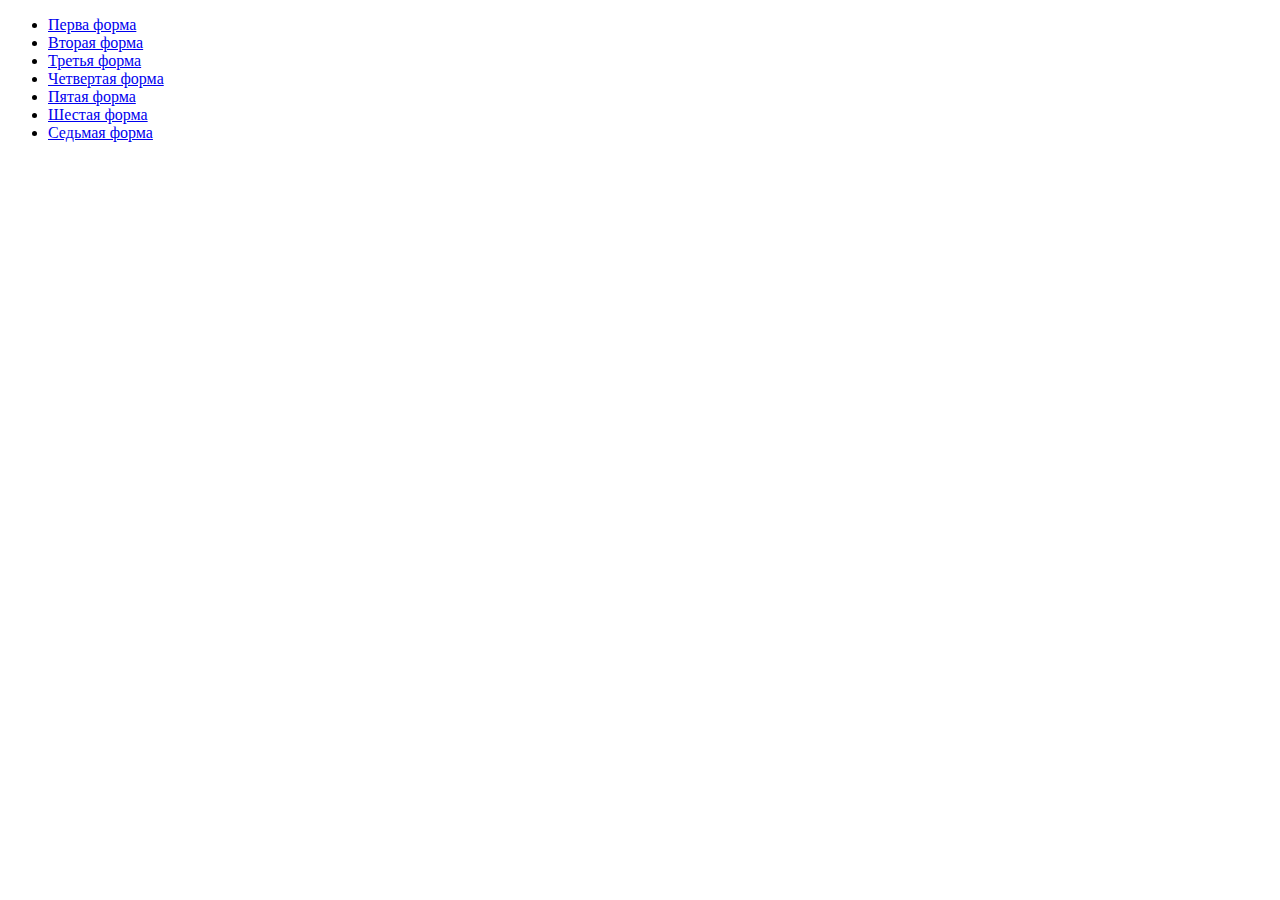
<file: index.html>
<!DOCTYPE html>
<html lang="en">
<head>
    <meta charset="UTF-8">
    <meta http-equiv="X-UA-Compatible" content="IE=edge">
    <meta name="viewport" content="width=device-width, initial-scale=1.0">
    <title>Формы</title>
</head>
<body>
    <ul>
        <li>
            <a href="first.html">Перва форма</a>
        </li>
        <li>
            <a href="second.html">Вторая форма</a>
        </li>
        <li>
            <a href="third.html">Третья форма</a>
        </li>
        <li>
            <a href="fourth.html">Четвертая форма</a>
        </li>
        <li>
            <a href="fifth.html">Пятая форма</a>
        </li>
        <li>
            <a href="sixth.html">Шестая форма</a>
        </li>
        <li>
            <a href="seventh.html">Седьмая форма</a>
        </li>
    </ul>
</body>
</html>
</file>
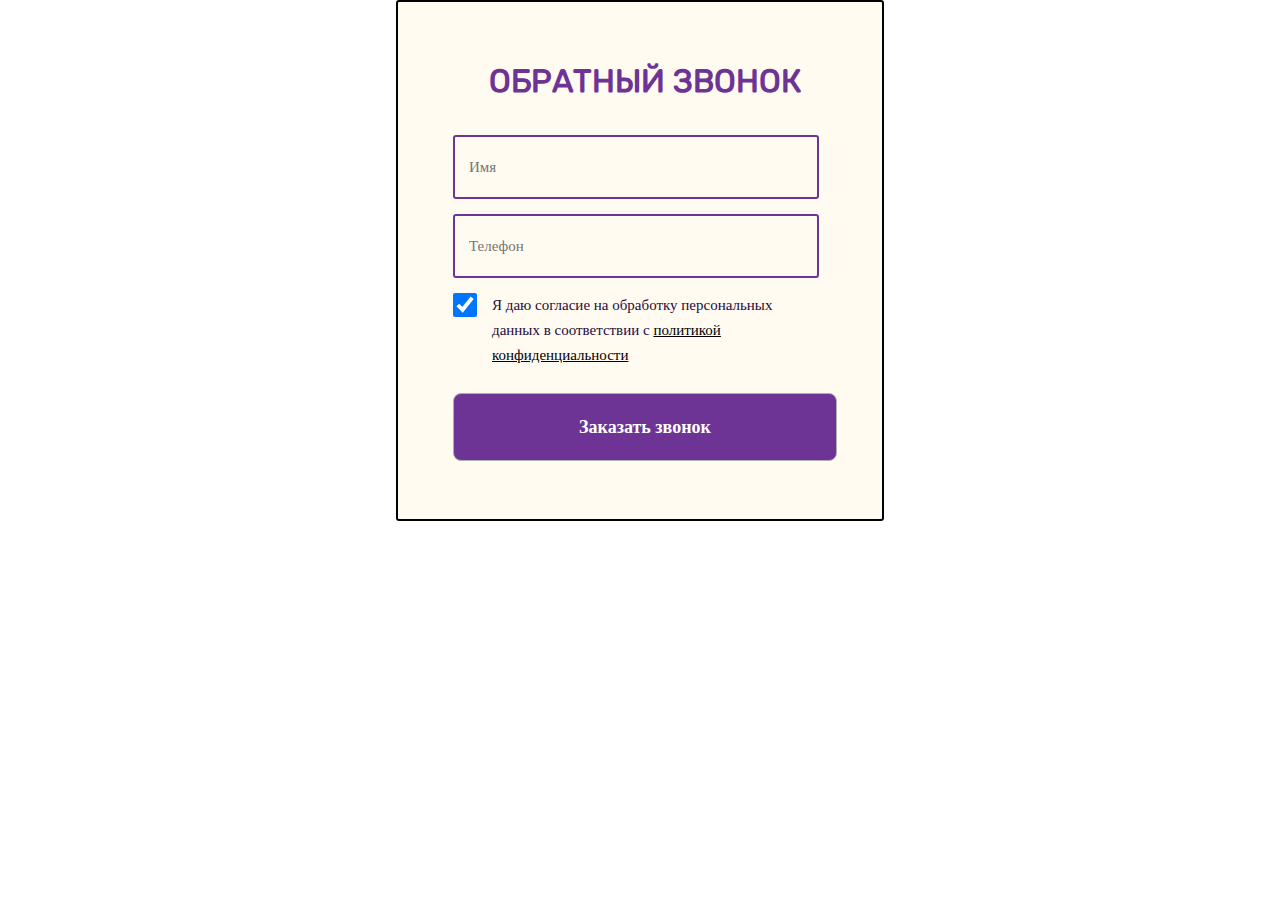
<file: fifth.html>
<!DOCTYPE html>
<html lang="en">
<head>
    <meta charset="UTF-8">
    <meta http-equiv="X-UA-Compatible" content="IE=edge">
    <meta name="viewport" content="width=device-width, initial-scale=1.0">
    <link rel="stylesheet" href="./assets/css/style.css">
    <title>Заказ</title>
</head>
<body>
    <div class="registration fifth__enter">
        <a href="index.html" class="exit"></a>
        <form action="sixth.html" class="registration__form">
            <h1 class="registration__title fifth__title">Обратный звонок</h1>
            <input type="text" class="registration__form__input fifth__input" placeholder="Имя" required>
            <input type="tel" class="registration__form__input fifth__input" placeholder="Телефон" required>
            <div class="registration__form__agree">
                <input type="checkbox" class="registration__form__check"  required checked id="check1">
                <label for="check2" class="fifth__check" >Я даю согласие на обработку персональных данных в соответствии c
                    <span class="span__fifth">политикой конфиденциальности</span>
                </label>
            </div>
            <button class="registration__form__button fifth__btn">Заказать звонок
            </button>
        </form>
    </div>
</body>
</html>
</file>
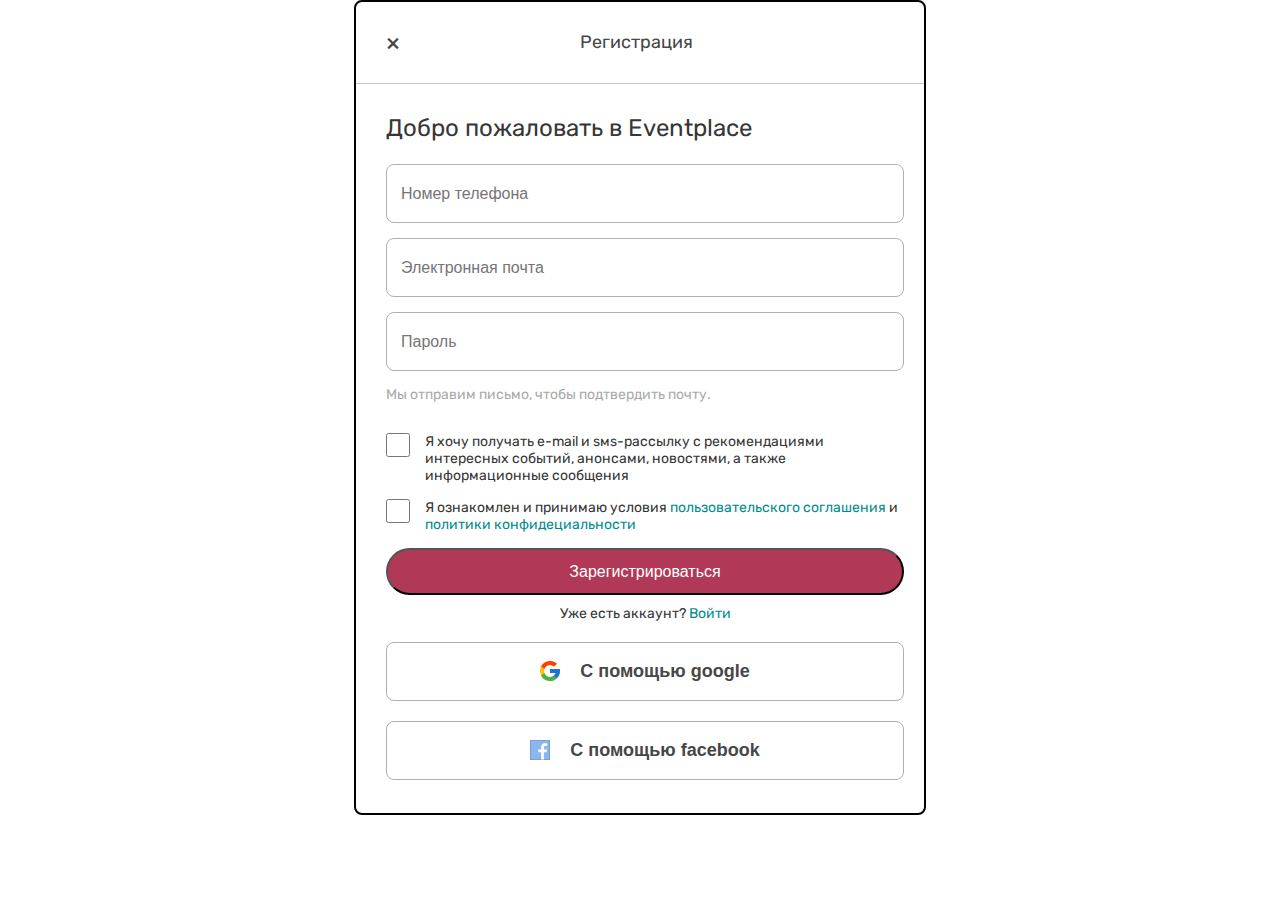
<file: first.html>
<!DOCTYPE html>
<html lang="ru">
<head>
    <meta charset="UTF-8">
    <meta http-equiv="X-UA-Compatible" content="IE=edge">
    <meta name="viewport" content="width=device-width, initial-scale=1.0">
    <link rel="stylesheet" href="assets/css/style.css">
    <title>Регистрация</title>
</head>
<body>
    <div class="registration">
        <div class="registration__header">
            <p class="registration__subtitle">Регистрация</p>
        </div>
        <form action="" class="registration__form">
            <h2 class="registration__form__title">Добро пожаловать в Eventplace</h2>
            <input type="tel" class="registration__form__input" placeholder="Номер телефона">
            <input type="email" class="registration__form__input" placeholder="Электронная почта">
            <input type="password" class="registration__form__input" placeholder="Пароль">
            <p class="registration__form__subtext">Мы отправим письмо, чтобы подтвердить почту. </p>
            <div class="registration__form__agree">
                <input type="checkbox" class="registration__form__check" id="check1">
                <label for="check1">Я хочу получать e-mail и sмs-рассылку с рекомендациями интересных событий, анонсами, новостями, а также информационные сообщения</label>
            </div>
            <div class="registration__form__agree">
                <input type="checkbox" class="registration__form__check" id="check2">
                <label for="check2">Я ознакомлен и принимаю условия <span>пользовательского соглашения</span> и <span>политики конфидециальности</span></label>
            </div>
            <button class="registration__form__btn">Зарегистрироваться</button>
            <a href="second.html" class="registration__form__enter">Уже есть аккаунт? <span>Войти</span></a>
            <button class="registration__form__button google">С помощью google</button>
            <button class="registration__form__button facebook">С помощью facebook</button>
        </form>
    </div>
    
</body>
</html>
</file>
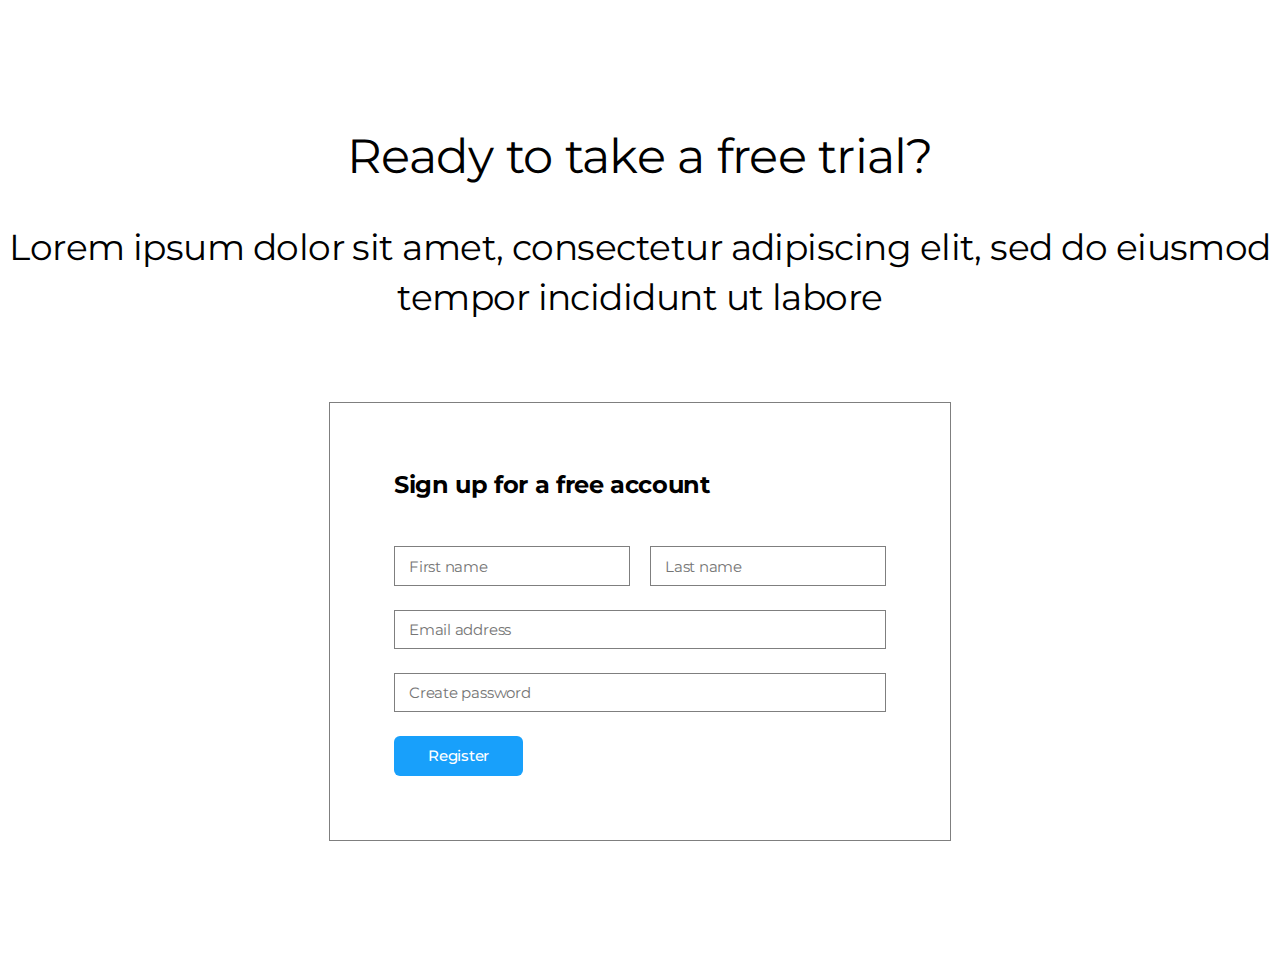
<file: fourth.html>
<!DOCTYPE html>
<html lang="en">
<head>
    <meta charset="UTF-8">
    <meta http-equiv="X-UA-Compatible" content="IE=edge">
    <meta name="viewport" content="width=device-width, initial-scale=1.0">
    <title>Sign up</title>
    <link rel="stylesheet" href="./assets/css/fourth.css">
    <link rel="preconnect" href="https://fonts.googleapis.com">
    <link rel="preconnect" href="https://fonts.gstatic.com" crossorigin>
    <link href="https://fonts.googleapis.com/css2?family=Montserrat:wght@400;500;700&display=swap" rel="stylesheet">
</head>

<body>
    <h1 class="sign__title">Ready to take a free trial?</h1>
    <h2 class="sign__subtitle">Lorem ipsum dolor sit amet, consectetur adipiscing elit, sed do eiusmod tempor incididunt ut labore</h2>
    <form class="sign__form">
        <h2 class="form__title">Sign up for a free account</h2>
        <div class="form__row">
            <input type="text" placeholder="First name" class="form__input" required>
            <input type="text" placeholder="Last name" class="form__input" required>
        </div>
        <input type="email" placeholder="Email address" class="form__input" required >
        <input type="password" placeholder="Create password" class="form__input" required>
        <button class="form__submit">Register</button>
    </form>
</body>
</html>
</file>
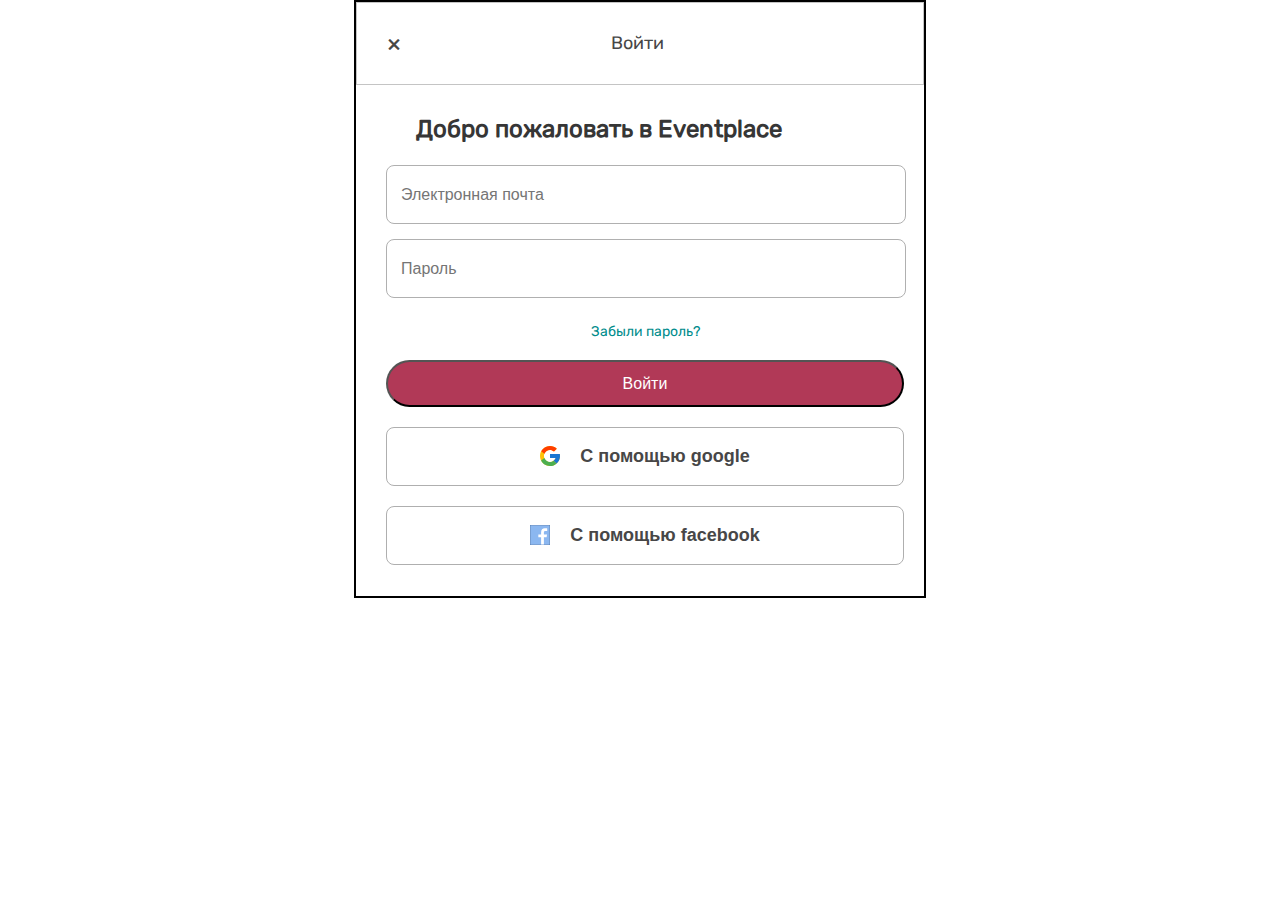
<file: second.html>
<!DOCTYPE html>
<html lang="ru">
<head>
    <meta charset="UTF-8">
    <meta http-equiv="X-UA-Compatible" content="IE=edge">
    <meta name="viewport" content="width=device-width, initial-scale=1.0">
    <link rel="stylesheet" href="assets/css/style.css">
    <title>Войти</title>
</head>
<body>
    <div class="enter">
        <div class="enter__header">
            <p class="enter__subtitle">Войти</p>
        </div>
        <form action="" class="enter__form">
            <h2 class="enter__form__title">Добро пожаловать в Eventplace</h2>
            <input type="email" class="enter__form__input" placeholder="Электронная почта">
            <input type="password" class="enter__form__input" placeholder="Пароль">
            <div class="enter__form__subtext">
                <label for="check1"><span>Забыли пароль?</span></label>
            </div>
            <button class="enter__form__btn">Войти</button>
            <button class="enter__form__button google">С помощью google</button>
            <button class="enter__form__button facebook">С помощью facebook</button>
        </form>
    </div>
    
</body>
</html>
</file>
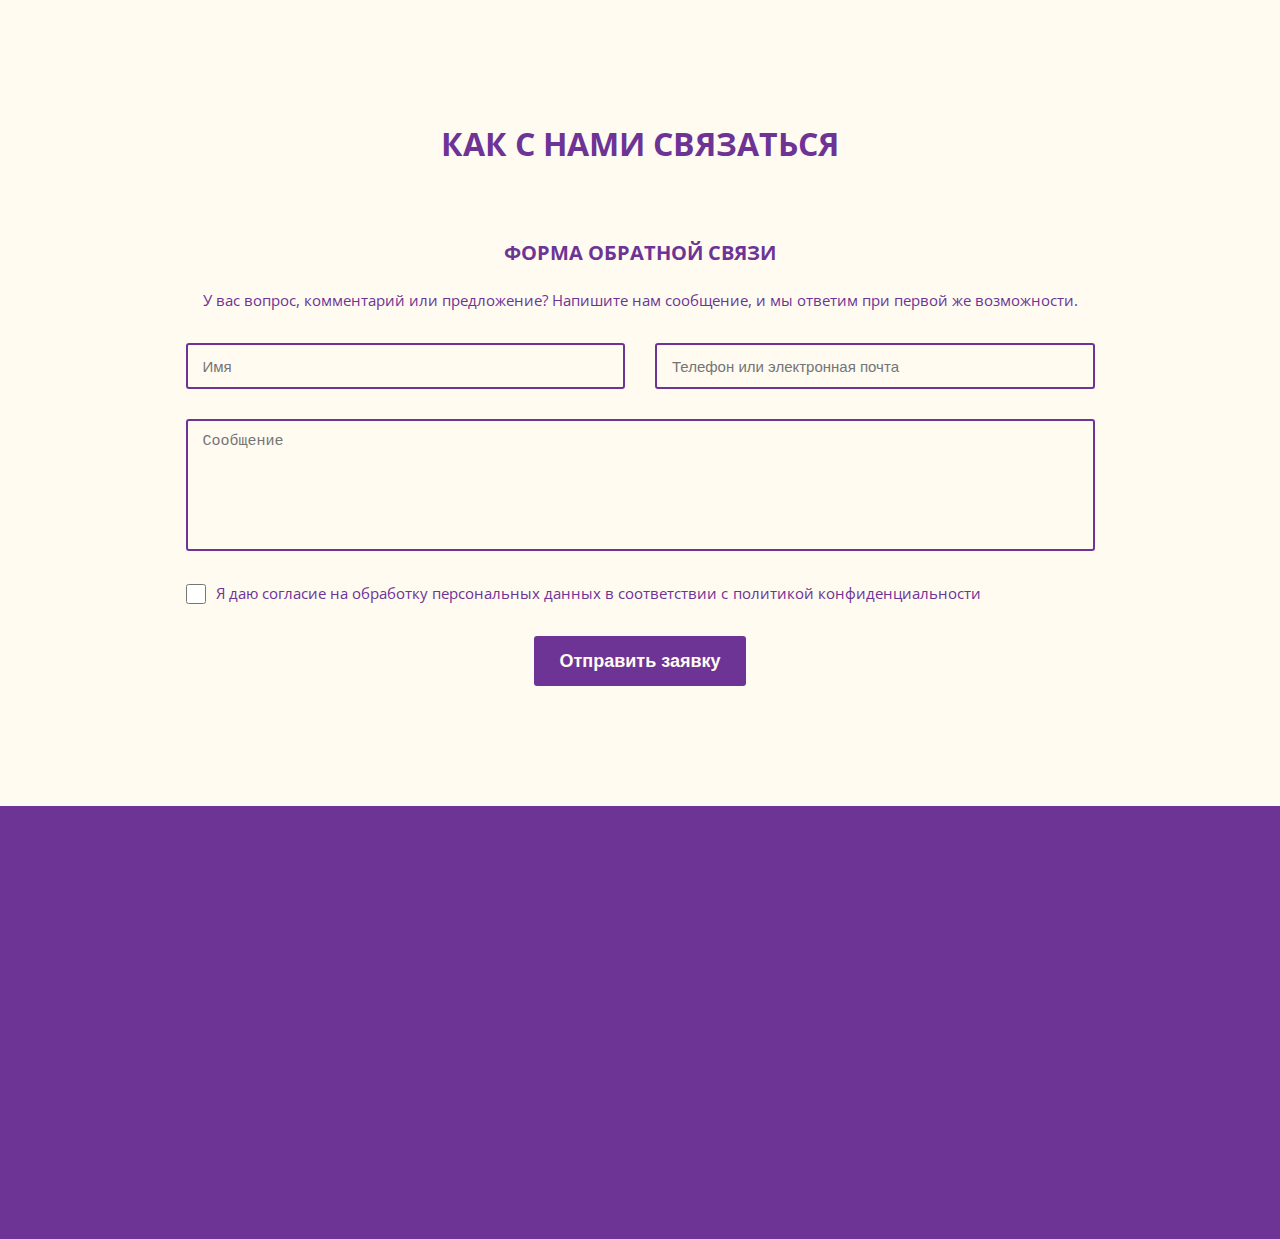
<file: seventh.html>
<!DOCTYPE html>
<html lang="en">

<head>
    <meta charset="UTF-8">
    <meta http-equiv="X-UA-Compatible" content="IE=edge">
    <meta name="viewport" content="width=device-width, initial-scale=1.0">
    <title>Document</title>
    <link rel="stylesheet" href="./assets/css/style.css">
    <link rel="preconnect" href="https://fonts.googleapis.com">
    <link rel="preconnect" href="https://fonts.gstatic.com" crossorigin>
    <link href="https://fonts.googleapis.com/css2?family=Open+Sans:wght@300;400;500;600;700&display=swap"
        rel="stylesheet">
</head>

<body>
    <div class="seventh__block">
        <div class="seventh__form__block">
            <h1 class="seventh__form__title-1"> как с нами связаться </h1>
            <form class="seventh__form">
                <h2 class="seventh__form__title-2"> форма обратной связи </h2>
                <p class="seventh__form__subtitle"> У вас вопрос, комментарий или предложение? Напишите нам сообщение, и мы ответим при первой же
                    возможности. </p>
                <div class="seventh__form__row">
                    <input type="text" class="seventh__form__input" placeholder="Имя">
                    <input type="text" class="seventh__form__input" placeholder="Телефон или электронная почта">
                </div>
                <textarea class="seventh__form__textarea" placeholder="Сообщение"></textarea>
                <label class="seventh__form__agree">
                    <input type="checkbox" class="seventh__form__checkbox">
                    Я даю согласие на обработку персональных данных в соответствии с <a href="#" class="seventh__form__privacy"> 
                    политикой конфиденциальности</a>
                </label>
                <button type="submit" class="seventh__form__button">Отправить заявку</button>
            </form>
        </div>
        <footer class="seventh__footer">
            
        </footer>
    </div>
</body>

</html>
</file>
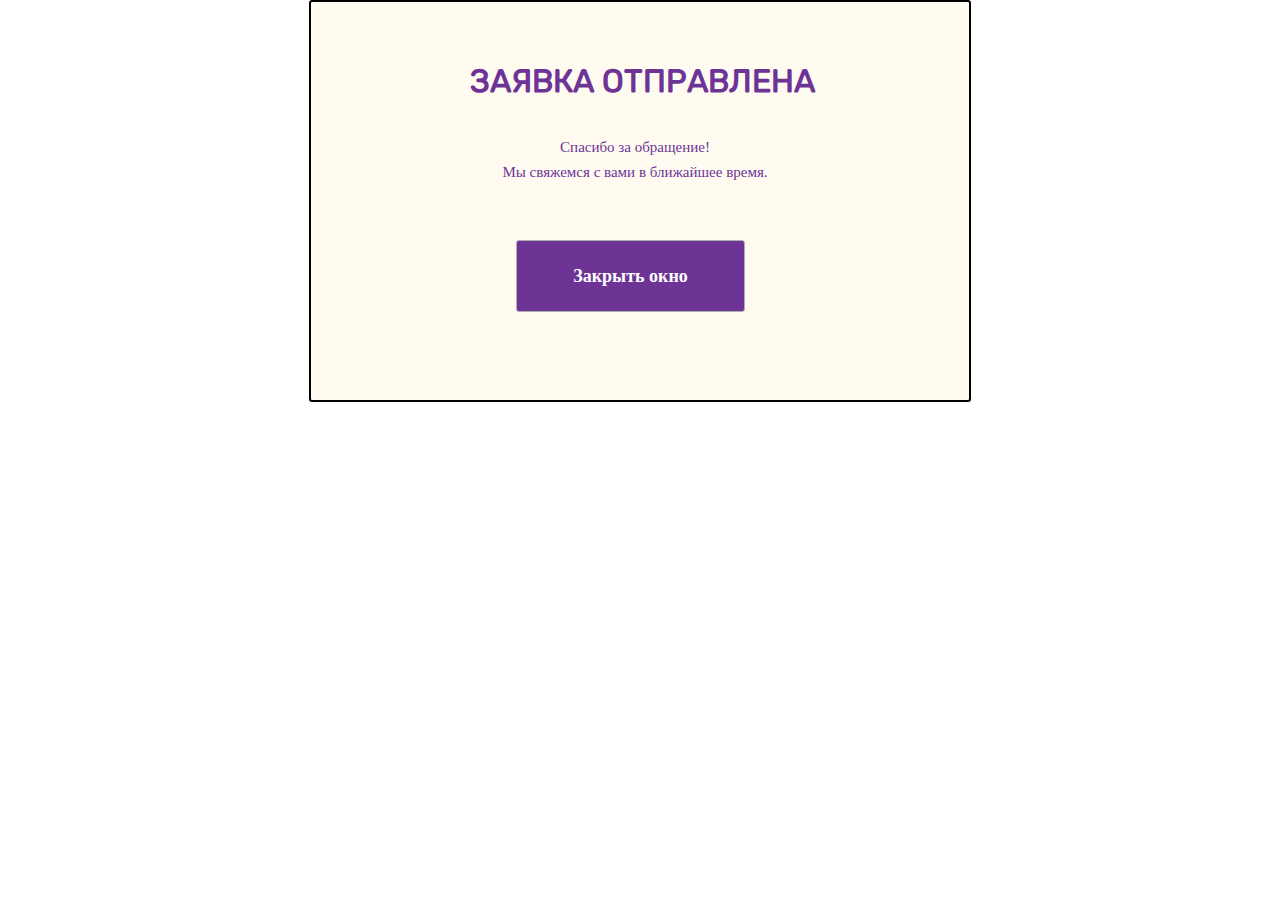
<file: sixth.html>
<!DOCTYPE html>
<html lang="en">
<head>
    <meta charset="UTF-8">
    <meta http-equiv="X-UA-Compatible" content="IE=edge">
    <meta name="viewport" content="width=device-width, initial-scale=1.0">
    <link rel="stylesheet" href="assets/css/style.css">
    <title>Служба поддержки</title>
</head>
<body>
    <div class="registration sixth__enter">
        <a href="index.html" class="exit"></a>
        <form action="sixth.html" class="registration__form">
            <h1 class="registration__title fifth__title sixth__title">Заявка отправлена</h1>
            <div class="registration__form__agree">
                <p class="fifth__check sixth__check">Спасибо за обращение!<br>
                    Мы свяжемся с вами в ближайшее время.</p>
            </div>
            <div>
               <a href="index.html" class="registration__form__button fifth__btn sixth__btn">Закрыть окно</a>
            </div>
        </form>
    </div>
</body>
</html>
</file>
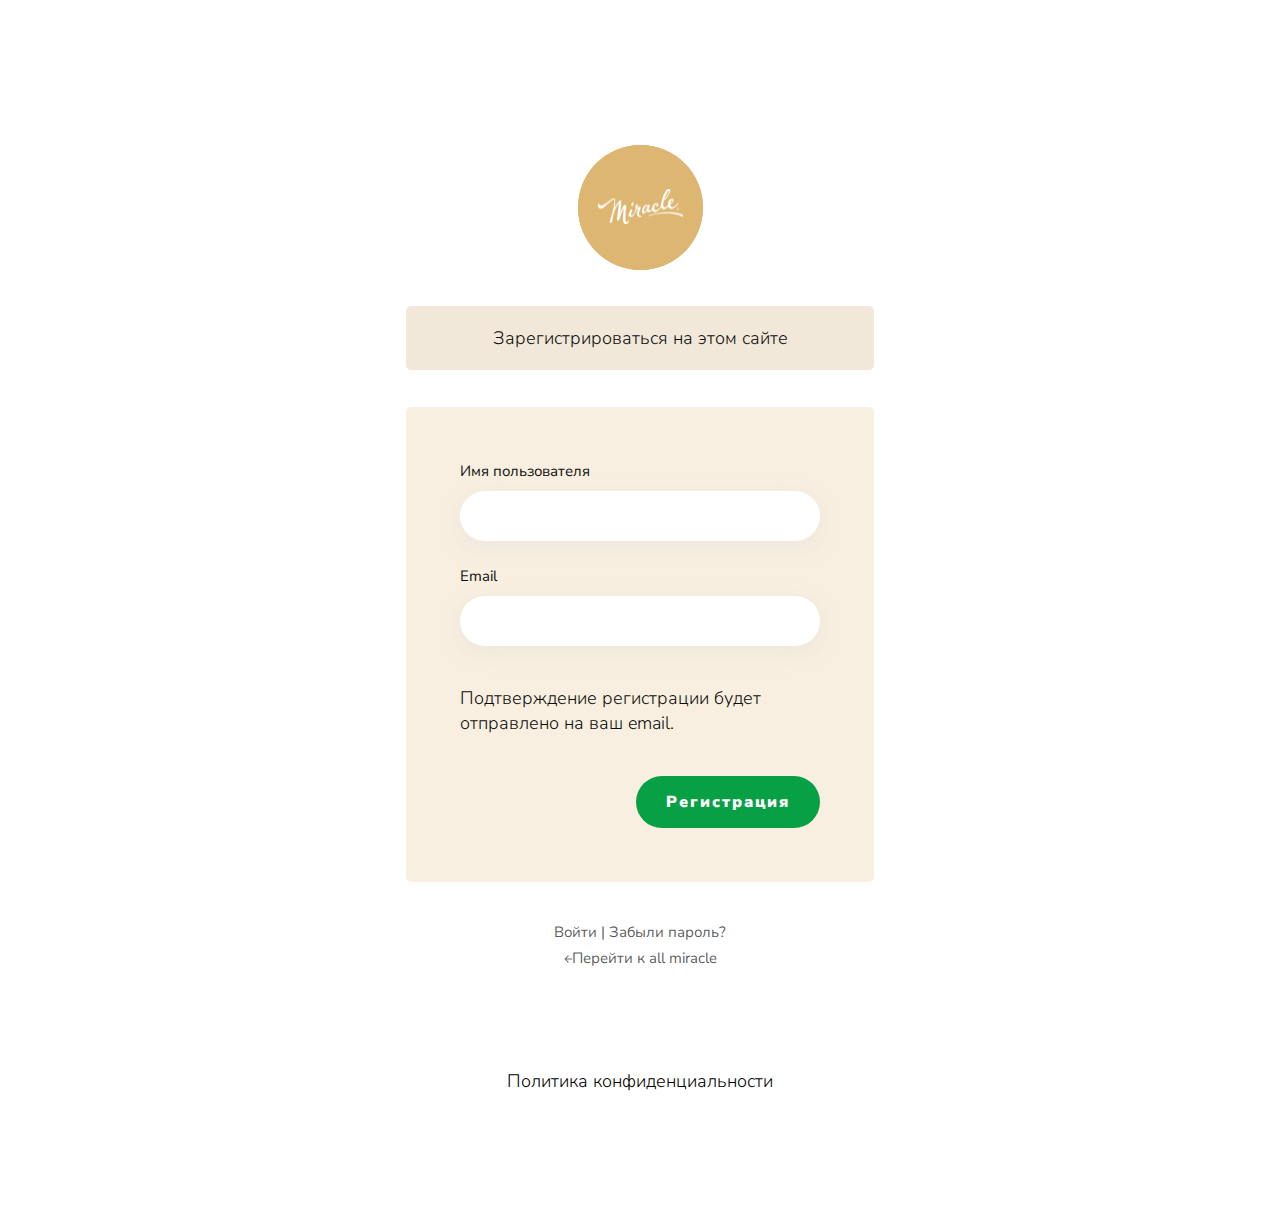
<file: third.html>
<!DOCTYPE html>
<html lang="en">
<head>
    <meta charset="UTF-8">
    <meta http-equiv="X-UA-Compatible" content="IE=edge">
    <meta name="viewport" content="width=device-width, initial-scale=1.0">
    <title>Miracle</title>
    <link rel="stylesheet" href="./assets/css/third.css">
    <link rel="preconnect" href="https://fonts.googleapis.com">
    <link rel="preconnect" href="https://fonts.gstatic.com" crossorigin>
    <link href="https://fonts.googleapis.com/css2?family=Nunito+Sans:wght@300;400;900&display=swap" rel="stylesheet">
</head>

<body>
    <div class="miracle__container">
        <div class="miracle__logo">
            <img src="./assets/img/miracle_logo.svg" alt="logo">
        </div>
        <div class="miracle__header">
            <p>Зарегистрироваться на этом сайте</p>
        </div>
        <form class="miracle__form">
            <label class="form__input-label">Имя пользователя</label>
            <input type="text" class="form__input" required>
            <label class="form__input-label">Email</label>
            <input type="email" class="form__input" required>
            <p class="form__subtitle">Подтверждение регистрации будет отправлено на ваш email.</p>
            <button class="form__button">Регистрация</button>
        </form>
        <div class="miracle__content">
            <p><a href="#">Войти</a> | <a href="#">Забыли пароль?</a></p>
            <a href="index.html" class="content__link"><img src="./assets/img/arrow.svg" alt="logo">Перейти к all miracle</a>
        </div>
        <div class="miracle__privacy__container">
            <a href="#" class="privacy__link">Политика конфиденциальности</a>
        </div>
    </div>
</body>

</html>
</file>
<file: assets/css/style.css>
*{
    margin: 0;
    padding: 0;
}

a{
    text-decoration: none;
}

/* Form1 */
@font-face{
    font-family: 'Rubik';
    src: url('../fonts/Rubik-Regular.ttf');
}

.registration{
    font-family: 'Rubik';
    width: 568px;
    height: 811px;
    border-radius: 8px;
    border: 2px solid black;
    margin: 0 auto;
}

.registration__header{
    display: flex;
    align-items: center;
    padding: 30px;
    border-bottom: 1px solid #c4c4c4;
}

.registration__subtitle{
    font-style: normal;
    font-weight: 500;
    line-height: 21px;
    font-size: 18px;
    color: #474747;
    display: flex;
    align-items: center;
}

.registration__subtitle::before{
    content: '\00D7';
    font-size: 25px;
    display: block;
    margin: 0 180px 0 0;
}

.registration__form{
    display: flex;
    flex-direction: column;
    padding: 30px 20px 45px 30px;
}

.registration__form__title{
    font-size: 24px;
    font-weight: 500;
    line-height: 28px;
    color:#363636;
    margin-bottom: 22px;
}

.registration__form__input{
    font-style: normal;
    font-weight: 400;
    font-size: 16px;
    line-height: 19px;
    color: #363636;
    
    border: 1px solid #B0B0B0;
    border-radius: 8px;
    padding: 19px 14px;
    margin-bottom: 15px;
}

.registration__form__subtext{
    font-style: normal;
    font-weight: 400;
    font-size: 14px;
    line-height: 17px;
    color: #A9A9A9;
    margin-bottom: 30px;
}

.registration__form__agree{
    display: flex;
    margin-bottom: 15px;
}

.registration__form__check{
    height: 24px;
    background: #FFFFFF;
    border: 1px solid #C4C4C4;
    border-radius: 3px;
    flex: 0 0 24px;
    margin-right: 15px;
}

label{
    font-style: normal;
    font-weight: 400;
    font-size: 14px;
    line-height: 17px;
    color: #363636;
}

label span, .registration__form__enter span{
    color: #008C8C;
}

.registration__form__btn{
    font-style: normal;
    font-weight: 500;
    font-size: 16px;
    line-height: 19px;
    color: #FFFFFF;
    background: #B13957;
    border-radius: 30px;
    padding: 12px 0;
}

.registration__form__enter{
    font-style: normal;
    font-weight: 400;
    font-size: 14px;
    line-height: 17px;
    color: #363636;
    align-self: center;
    margin-top: 10px;
    margin-bottom: 20px;
}

.registration__form__button{
    font-style: normal;
    font-weight: 700;
    font-size: 18px;
    line-height: 21px;
    color: #474747;
    border: 1px solid #AFAFAF;
    background-color: #fff;
    padding:18px 0;
    border-radius: 8px;
    margin-bottom: 20px;
    display: flex;
    justify-content: center;
}

.google::before{
    content: '';
    background: url('../img/google.svg');
    display: block;
    width: 20px;
    height: 20px;
    margin-right: 20px;
}

.facebook::before{
    content: '';
    background: url('../img/facebook.svg');
    display: block;
    width: 20px;
    height: 20px;
    margin-right: 20px;
}
.enter{
    font-family: 'Rubik';
    width: 568px;
    height: 594px;
    border: 2px solid black;
    margin: 0 auto;
    
}

.enter__header{
    display: flex;
    align-items: center;
    border: 1px solid #C4C4C4;
    padding: 30px;
}

.enter__subtitle{
    font-style: normal;
    display: flex;
    align-items: center;
    font-weight: 500;
    font-size: 18px;
    line-height: 21px;
    color: #474747;
}
.enter__form{
    display: flex;
    flex-direction: column;
    padding: 30px 20px 45px 30px;
}

.enter__subtitle::before{
    content: '\00D7';
    font-size: 25px;
    margin: 0 210px 0 0;
}

.enter__form__title{
    font-style: normal;
    font-weight: 700;
    font-size: 24px;
    line-height: 28px;
    color: #363636;
    margin-bottom: 22px;
    margin-left: 30px;
}

.enter__form__input{
    display: block;
    width: 490px;
    font-style: normal;
    font-weight: 400;
    font-size: 16px;
    line-height: 19px;
    color: #363636;
    
    border: 1px solid #B0B0B0;
    border-radius: 8px;
    padding: 19px 14px;
    margin-bottom: 15px;
}

.enter__form__subtext span{
    color: #008C8C;
}

.enter__form__subtext{
    display: flex;
    font-style: normal;
    font-weight: 400;
    font-size: 14px;
    line-height: 17px;
    color: #363636;
    justify-content: center;
    margin-top: 10px;
    margin-bottom: 20px;
}

.enter__form__btn{
    font-style: normal;
    font-weight: 500;
    font-size: 16px;
    line-height: 19px;
    text-align: center;
    color: #FFFFFF;

    background: #B13957;
    border-radius: 30px;
    padding: 12px 0;
    margin-bottom: 20px;
}

.enter__form__button{
    font-style: normal;
    font-weight: 700;
    font-size: 18px;
    line-height: 21px;
    color: #474747;
    border: 1px solid #AFAFAF;
    background-color: #fff;
    padding:18px 0;
    border-radius: 8px;
    margin-bottom: 20px;
    display: flex;
    justify-content: center;
}

.google::before{
    content: '';
    background: url('../img/google.svg');
    display: block;
    width: 20px;
    height: 20px;
    margin-right: 20px;
}

.facebook::before{
    content: '';
    background: url('../img/facebook.svg');
    display: block;
    width: 20px;
    height: 20px;
    margin-right: 20px;
}

/* fifth form */

.fifth__enter{
    height: 467px;
    width: 434px;
    border-radius: 3px;
    padding: 25px;
    background: #FFFBF1;
    backdrop-filter: blur(7.5px);
    border-radius: 3px;
}

.fifth__title{
    display: flex;
    align-items: center;
    justify-content: center;
    font-style: normal;
    font-weight: 700;
    font-size: 32px;
    line-height: 48px;
    text-transform: uppercase;
    color: #6D3496;
    margin-bottom: 30px;
}

.fifth__input{
    font-family: 'Open Sans';
    font-style: normal;
    font-weight: 300;
    font-size: 15px;
    line-height: 22px;
    color: #6D3496;
    max-width: 334px;
    max-height: 42px;
    border: 2px solid #6D3496;
    border-radius: 3px;
    flex: none;
    order: 0;
    align-self: stretch;
    flex-grow: 0;
    background: #FFFBF1;
}

.fifth__check{
    max-width: 304px;
    font-family: 'Open Sans';
    font-style: normal;
    font-weight: 400;
    font-size: 15px;
    line-height: 25px;
    color: #260A3A;
    flex: none;
    order: 0;
    flex-grow: 1;
    margin-bottom: 10px;
}

.span__fifth{
    color: black;
    text-decoration: underline;
}

.fifth__btn{
    cursor: pointer;
    font-family: 'Open Sans';
    font-style: normal;
    font-weight: 600;
    font-size: 18px;
    line-height: 30px;
    color: #FFFFFF;
    background: #6D3496;
}

/* sixth form */

.sixth__enter{
    height: 348px;
    width: 608px;
    left: 3322px;
    top: 246px;
    border-radius: 3px;
    padding: 25px;
    background: #FFFBF1;
    border-radius: 3px;
}

.sixth__title{
    margin-right: 5px;
    margin-bottom: 30px;
}

.sixth__check{
    margin-left: 90px;
    font-family: 'Open Sans';
    height: 50px;
    min-width: 358px;
    display: flex;
    align-items: center;
    justify-content: center;
    margin-bottom: 40px;
    text-align: center;
    color: #6D3496;
    font-weight: 400;
    font-size: 15px;
    line-height: 25px;

}

.sixth__btn{
    display: flex;
    margin-left: 150px;
    align-items: center;
    justify-content: center;
    height: 50px;
    width: 177px;
    border-radius: 3px;
    padding: 10px 25px;
}

/* seventh form */

.seventh__block{
    font-family: 'Open Sans', sans-serif;
    display: flex;
    flex-direction: column;
    align-items: center;
    background-color: #FFFBF1;
}

.seventh__form__block {
    max-width: 875px;
    display: flex;
    flex-direction: column;
    align-items: center;
    margin: 120px 0;
}

.seventh__form__title-1 {
    font-weight: 700;
    font-size: 32px;
    line-height: 48px;
    text-transform: uppercase;
    color: #6D3496;
    margin-bottom: 70px;
}

.seventh__form {
    display: flex;
    flex-direction: column;
    align-items: center;
}

.seventh__form__title-2 {
    font-weight: 700;
    font-size: 20px;
    line-height: 30px;
    text-transform: uppercase;
    color: #6D3496;
    margin-bottom: 20px;
}

.seventh__form__subtitle {
    font-weight: 400;
    font-size: 15px;
    line-height: 25px;
    text-align: center;
    color: #6D3496;
    margin-bottom: 30px;
}

.seventh__form__row {
    display: flex;
    width: 100%;
    gap: 30px;
    margin-bottom: 30px;
}

.seventh__form__input {
    height: 42px;
    border: 2px solid #6D3496;
    border-radius: 3px;
    padding: 0 15px;
    background: none;
    width: 100%;
    font-weight: 300;
    font-size: 15px;
    line-height: 22px;
    color: #6D3496;
    outline: none;
}

.seventh__form__textarea {
    resize: none;
    width: 875px;
    height: 108px;
    font-weight: 300;
    font-size: 15px;
    line-height: 22px;
    color: #6D3496;
    border: 2px solid #6D3496;
    border-radius: 3px;
    background: none;
    padding: 10px 15px;
    margin-bottom: 30px;
}

.seventh__form__agree {
    align-self: flex-start;
    font-weight: 400;
    font-size: 15px;
    line-height: 25px;
    color: #6D3496;
    display: flex;
    align-items: center;
    margin-bottom: 30px;
}

.seventh__form__checkbox {
    margin-right: 10px;
    width: 20px;
    height: 20px;
}

.seventh__form__privacy{
    padding-left: 5px;
    color: #6D3496;
}
.seventh__form__button {
    padding: 10px 25px;
    background: #6D3496;
    border-radius: 3px;
    border: none;
    font-weight: 600;
    font-size: 18px;
    line-height: 30px;
    color: #FFFBF1;
    cursor: pointer;
}

.seventh__footer {
    background-color: #6D3496;
    width: 100%;
    height: 433px;
}
</file>
<file: assets/css/fourth.css>
* {
    padding: 0;
    margin: 0;
    box-sizing: border-box;
    font-family: 'Montserrat', sans-serif;
}

body {
    display: flex;
    flex-direction: column;
    align-items: center;
}

.sign__title {
    text-align: center;
    margin-bottom: 30px;
    font-weight: 400;
    font-size: 48px;
    line-height: 72px;
    margin-top: 120px;
    letter-spacing: -0.015em;
}

.sign__subtitle {
    text-align: center;
    max-width: 1400px;
    font-weight: 400;
    font-size: 36px;
    line-height: 50px;
    letter-spacing: -0.015em;
    margin-bottom: 80px;
}

.sign__form {
    width: 622px;
    height: 439px;
    padding: 64px;
    background: #FFFFFF;
    border: 1px solid rgba(0, 0, 0, 0.5);
    display: flex;
    flex-direction: column;
    align-items: flex-start;
    margin-bottom: 120px;
}

.form__title {
    font-weight: 700;
    font-size: 24px;
    line-height: 36px;
    letter-spacing: -0.015em;
    color: #000000;
    margin-bottom: 43px;
}

.form__input {
    height: 40px;
    border: 1px solid rgba(0, 0, 0, 0.5);
    padding: 0 14px;
    margin-bottom: 24px;
    width: 100%;
    font-weight: 400;
    font-size: 15px;
    line-height: 24px;
    letter-spacing: -0.015em;
    color: rgba(0, 0, 0, 0.8);
}

.form__row {
    display: flex;
    width: 100%;
    gap: 20px;
}

.form__submit {
    padding: 11px 34px;
    background-color: #18A0FB;
    border-radius: 6px;
    border: none;
    font-weight: 500;
    font-size: 15px;
    line-height: 18px;
    letter-spacing: -0.015em;
    color: #FFFFFF;
    cursor: pointer;
}
</file>
<file: assets/css/third.css>
* {
    padding: 0;
    margin: 0;
    box-sizing: border-box;
    font-family: 'Nunito Sans', sans-serif;
}

.miracle__container {
    display: flex;
    flex-direction: column;
    align-items: center;
    max-width: 468px;
}

body {
    display: flex;
    align-items: center;
    justify-content: center;
    min-height: 100vh;
    padding-top: 145px;
}

.miracle__logo {
    width: 125px;
    height: 125px;
    border-radius: 125px;
    background-color: #DDB771;
    display: flex;
    align-items: center;
    justify-content: center;
    margin-bottom: 36px;
}

.miracle__header {
    height: 64px;
    width: 100%;
    border-radius: 5px;
    background-color: #F1E8D9;
    display: flex;
    align-items: center;
    justify-content: center;
    margin-bottom: 37px;
    font-size: 18px;
    font-weight: 300;
    color: #0D0D0C;
}

.miracle__form {
    background-color: rgba(221, 183, 113, 0.22);
    border-radius: 5px;
    padding: 54px;
    display: flex;
    flex-direction: column;
}

.form__input-label {
    font-weight: 400;
    font-size: 15px;
    color: #0F0F0F;
    margin-bottom: 10px;
}

.form__input {
    height: 50px;
    border-radius: 50px;
    background-color: #fff;
    border: none;
    outline: none;
    box-shadow: 0px 6px 20px rgba(206, 206, 206, 0.25);
    margin-bottom: 25px;
    padding: 0 20px;
    font-size: 16px;
}

.form__subtitle {
    margin-top: 15px;
    font-weight: 300;
    font-size: 18px;
    line-height: 25px;
    color: #0D0D0C;
    margin-bottom: 40px;
}

.form__button {
    background-color: #08A045;
    color: #fff;
    border-radius: 50px;
    padding: 15px 30px;
    border: none;
    align-self: flex-end;
    font-weight: 900;
    font-size: 16px;
    line-height: 22px;
    letter-spacing: 2px;
    cursor: pointer;
}

.miracle__content {
    width: 100%;
    padding: 40px;
    margin-bottom: 55px;
    display: flex;
    align-items: center;
    flex-direction: column;
    
}

.miracle__content p,
.miracle__content a {
    font-weight: 400;
    font-size: 15px;
    line-height: 20px;
    color: rgba(15, 15, 15, 0.71);
    text-decoration: none;
    margin-bottom: 6px;
}

.content__link {
    gap: 5px;
    font-weight: 400;
    font-size: 15px;
    line-height: 20px;
    text-decoration: none;
    color: rgba(15, 15, 15, 0.63);
}

.miracle__privacy__container {
    margin-bottom: 116px;
        font-weight: 300;
    font-size: 18px;
    text-decoration: none;
    color: #000000
}

.privacy__link {
    font-weight: 300;
    font-size: 18px;
    text-decoration: none;
    color: #000000
}
</file>
